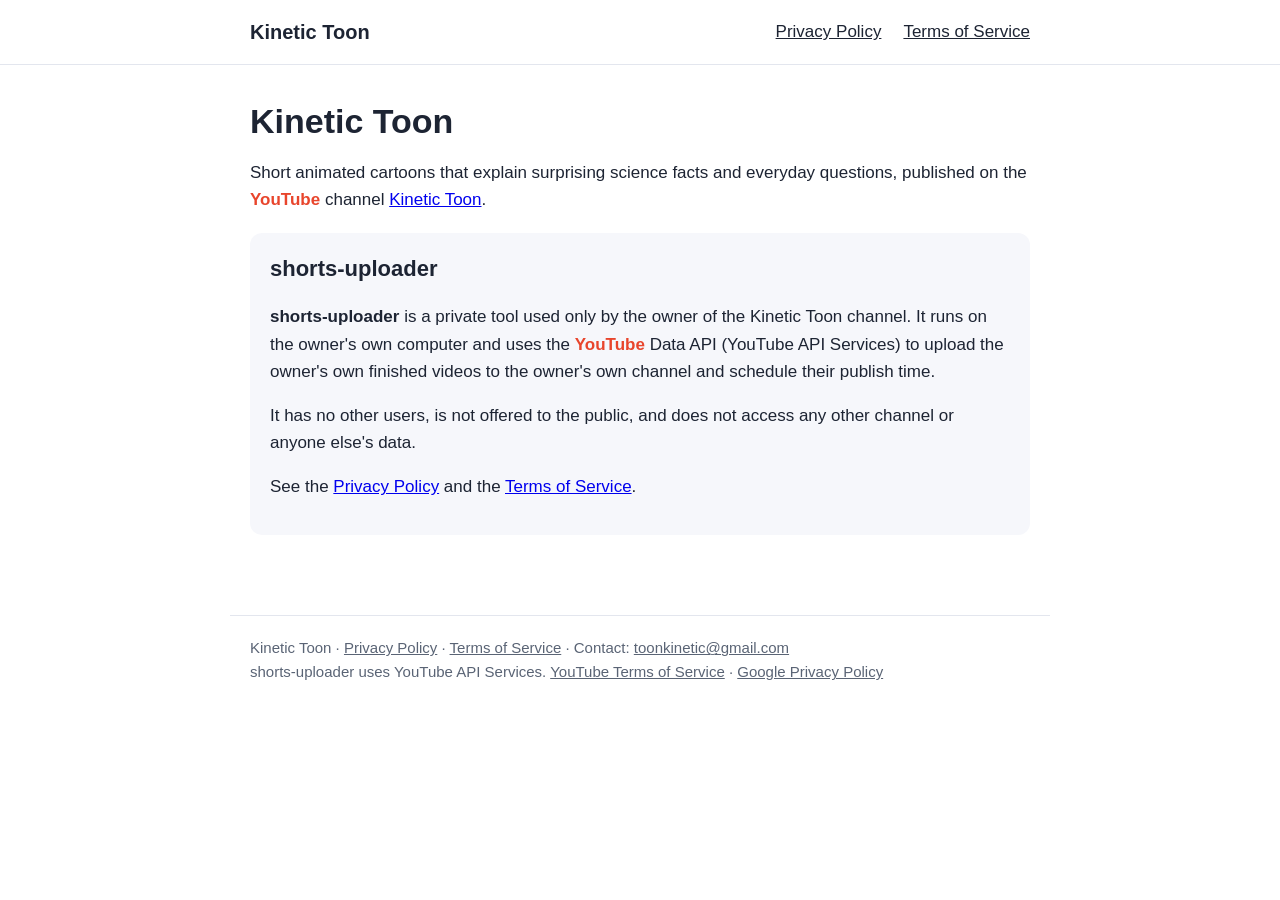
<file: index.html>
<!doctype html><html lang="en"><head><meta charset="utf-8"><meta name="viewport" content="width=device-width,initial-scale=1"><title>Kinetic Toon</title><link rel="stylesheet" href="style.css"></head><body><header><nav><a class="brand" href="index.html">Kinetic Toon</a><a href="privacy.html">Privacy Policy</a><a href="terms.html">Terms of Service</a></nav></header><main>
<h1>Kinetic Toon</h1>
<p>Short animated cartoons that explain surprising science facts and everyday questions, published on the <span class="yt">YouTube</span> channel <a href="https://www.youtube.com/@kinetictoonanimations">Kinetic Toon</a>.</p>
<div class="card"><h2 style="margin-top:0">shorts-uploader</h2>
<p><b>shorts-uploader</b> is a private tool used only by the owner of the Kinetic Toon channel. It runs on the owner's own computer and uses the <span class="yt">YouTube</span> Data API (YouTube API Services) to upload the owner's own finished videos to the owner's own channel and schedule their publish time.</p>
<p>It has no other users, is not offered to the public, and does not access any other channel or anyone else's data.</p>
<p>See the <a href="privacy.html">Privacy Policy</a> and the <a href="terms.html">Terms of Service</a>.</p></div>
</main><footer>Kinetic Toon &middot; <a href="privacy.html">Privacy Policy</a> &middot; <a href="terms.html">Terms of Service</a> &middot; Contact: <a href="mailto:toonkinetic@gmail.com">toonkinetic@gmail.com</a><br>shorts-uploader uses YouTube API Services. <a href="https://www.youtube.com/t/terms">YouTube Terms of Service</a> &middot; <a href="https://policies.google.com/privacy">Google Privacy Policy</a></footer></body></html>
</file>
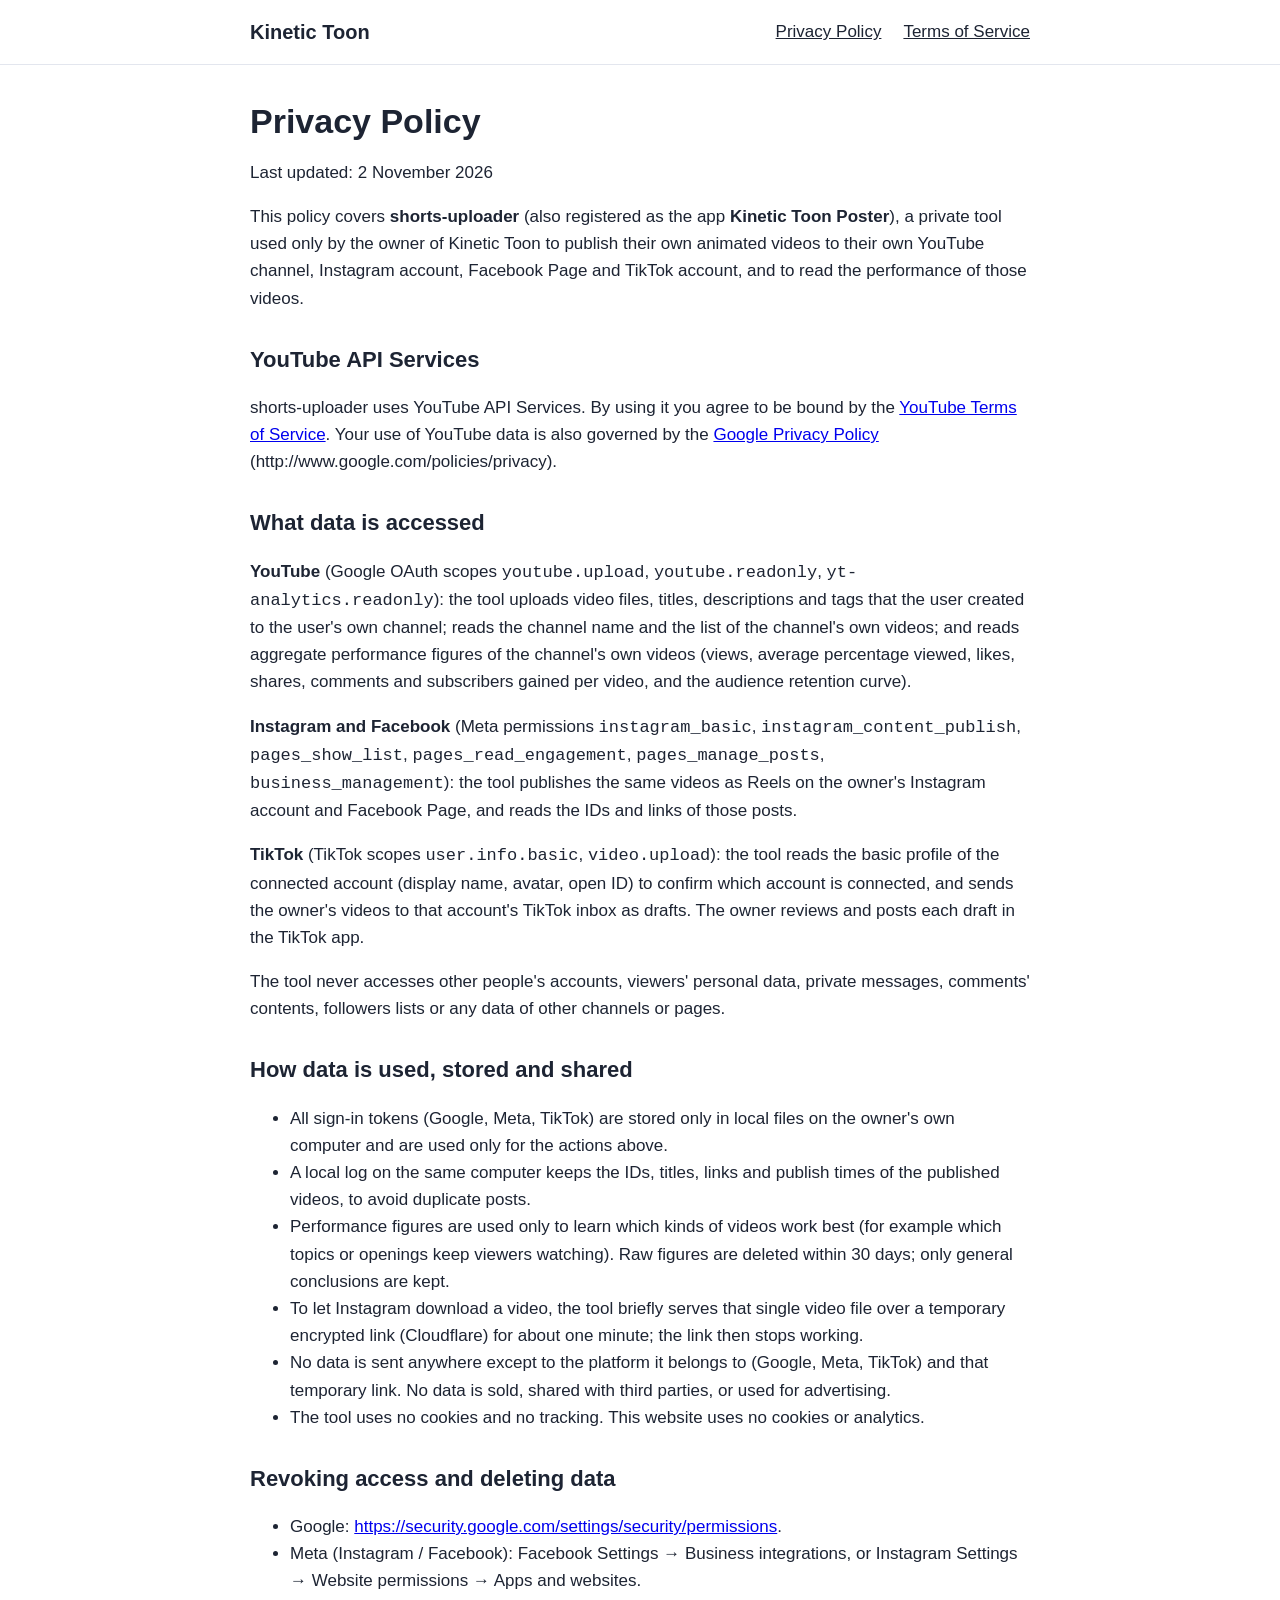
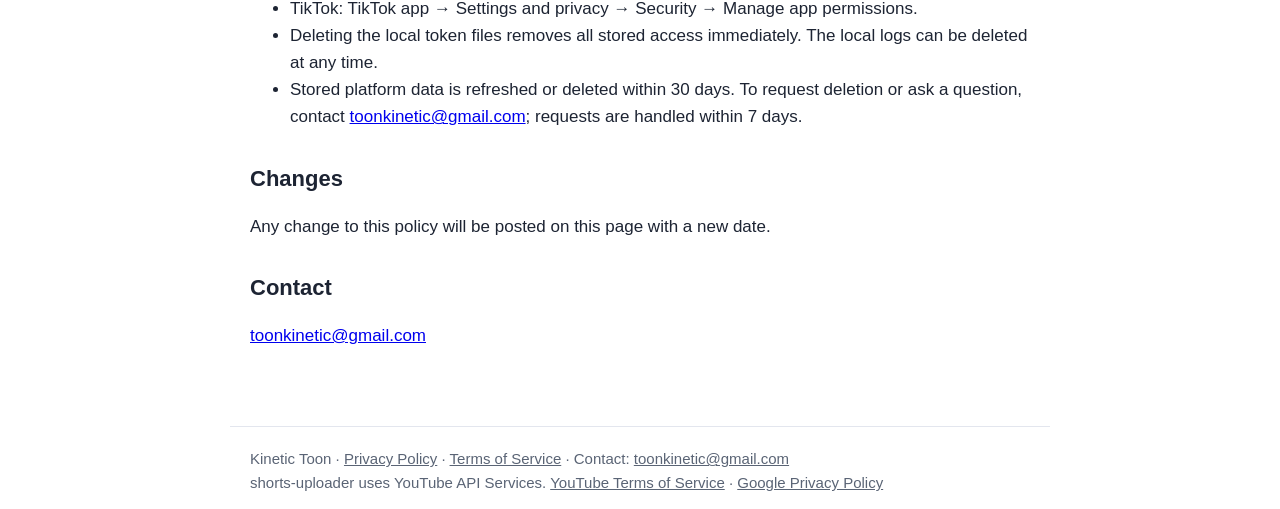
<file: privacy.html>
<!doctype html><html lang="en"><head><meta charset="utf-8"><meta name="viewport" content="width=device-width,initial-scale=1"><title>Privacy Policy - Kinetic Toon</title><link rel="stylesheet" href="style.css"></head><body><header><nav><a class="brand" href="index.html">Kinetic Toon</a><a href="privacy.html">Privacy Policy</a><a href="terms.html">Terms of Service</a></nav></header><main>
<h1>Privacy Policy</h1><p>Last updated: 2 November 2026</p>
<p>This policy covers <b>shorts-uploader</b> (also registered as the app <b>Kinetic Toon Poster</b>), a private tool used only by the owner of Kinetic Toon to publish their own animated videos to their own YouTube channel, Instagram account, Facebook Page and TikTok account, and to read the performance of those videos.</p>
<h2>YouTube API Services</h2>
<p>shorts-uploader uses YouTube API Services. By using it you agree to be bound by the <a href="https://www.youtube.com/t/terms">YouTube Terms of Service</a>. Your use of YouTube data is also governed by the <a href="https://policies.google.com/privacy">Google Privacy Policy</a> (http://www.google.com/policies/privacy).</p>
<h2>What data is accessed</h2>
<p><b>YouTube</b> (Google OAuth scopes <code>youtube.upload</code>, <code>youtube.readonly</code>, <code>yt-analytics.readonly</code>): the tool uploads video files, titles, descriptions and tags that the user created to the user's own channel; reads the channel name and the list of the channel's own videos; and reads aggregate performance figures of the channel's own videos (views, average percentage viewed, likes, shares, comments and subscribers gained per video, and the audience retention curve).</p>
<p><b>Instagram and Facebook</b> (Meta permissions <code>instagram_basic</code>, <code>instagram_content_publish</code>, <code>pages_show_list</code>, <code>pages_read_engagement</code>, <code>pages_manage_posts</code>, <code>business_management</code>): the tool publishes the same videos as Reels on the owner's Instagram account and Facebook Page, and reads the IDs and links of those posts.</p>
<p><b>TikTok</b> (TikTok scopes <code>user.info.basic</code>, <code>video.upload</code>): the tool reads the basic profile of the connected account (display name, avatar, open ID) to confirm which account is connected, and sends the owner's videos to that account's TikTok inbox as drafts. The owner reviews and posts each draft in the TikTok app.</p>
<p>The tool never accesses other people's accounts, viewers' personal data, private messages, comments' contents, followers lists or any data of other channels or pages.</p>
<h2>How data is used, stored and shared</h2>
<ul><li>All sign-in tokens (Google, Meta, TikTok) are stored only in local files on the owner's own computer and are used only for the actions above.</li>
<li>A local log on the same computer keeps the IDs, titles, links and publish times of the published videos, to avoid duplicate posts.</li>
<li>Performance figures are used only to learn which kinds of videos work best (for example which topics or openings keep viewers watching). Raw figures are deleted within 30 days; only general conclusions are kept.</li>
<li>To let Instagram download a video, the tool briefly serves that single video file over a temporary encrypted link (Cloudflare) for about one minute; the link then stops working.</li>
<li>No data is sent anywhere except to the platform it belongs to (Google, Meta, TikTok) and that temporary link. No data is sold, shared with third parties, or used for advertising.</li>
<li>The tool uses no cookies and no tracking. This website uses no cookies or analytics.</li></ul>
<h2>Revoking access and deleting data</h2>
<ul><li>Google: <a href="https://security.google.com/settings/security/permissions">https://security.google.com/settings/security/permissions</a>.</li>
<li>Meta (Instagram / Facebook): Facebook Settings &rarr; Business integrations, or Instagram Settings &rarr; Website permissions &rarr; Apps and websites.</li>
<li>TikTok: TikTok app &rarr; Settings and privacy &rarr; Security &rarr; Manage app permissions.</li>
<li>Deleting the local token files removes all stored access immediately. The local logs can be deleted at any time.</li>
<li>Stored platform data is refreshed or deleted within 30 days. To request deletion or ask a question, contact <a href="mailto:toonkinetic@gmail.com">toonkinetic@gmail.com</a>; requests are handled within 7 days.</li></ul>
<h2>Changes</h2><p>Any change to this policy will be posted on this page with a new date.</p>
<h2>Contact</h2><p><a href="mailto:toonkinetic@gmail.com">toonkinetic@gmail.com</a></p>
</main><footer>Kinetic Toon &middot; <a href="privacy.html">Privacy Policy</a> &middot; <a href="terms.html">Terms of Service</a> &middot; Contact: <a href="mailto:toonkinetic@gmail.com">toonkinetic@gmail.com</a><br>shorts-uploader uses YouTube API Services. <a href="https://www.youtube.com/t/terms">YouTube Terms of Service</a> &middot; <a href="https://policies.google.com/privacy">Google Privacy Policy</a></footer></body></html>
</file>
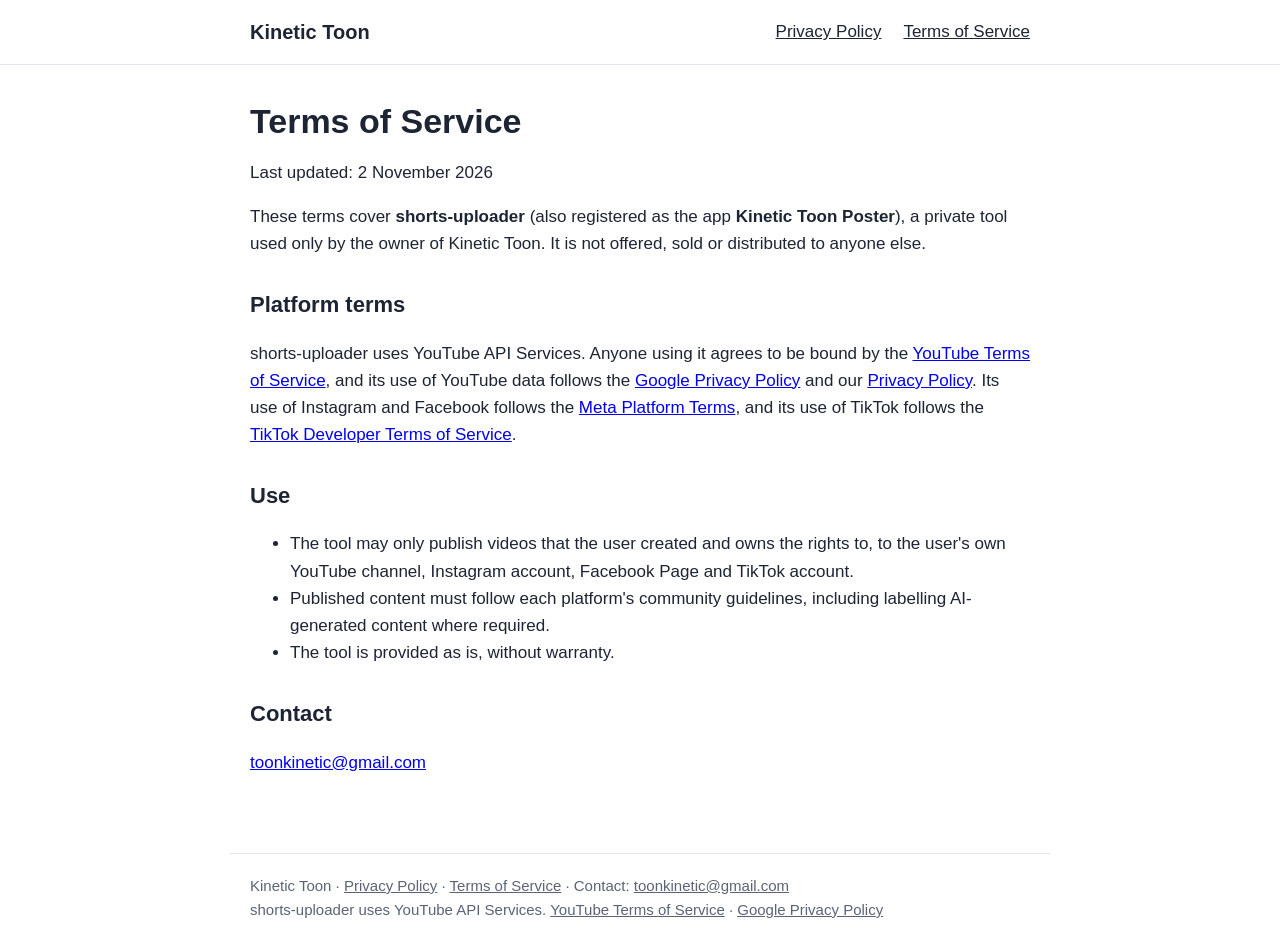
<file: terms.html>
<!doctype html><html lang="en"><head><meta charset="utf-8"><meta name="viewport" content="width=device-width,initial-scale=1"><title>Terms of Service - Kinetic Toon</title><link rel="stylesheet" href="style.css"></head><body><header><nav><a class="brand" href="index.html">Kinetic Toon</a><a href="privacy.html">Privacy Policy</a><a href="terms.html">Terms of Service</a></nav></header><main>
<h1>Terms of Service</h1><p>Last updated: 2 November 2026</p>
<p>These terms cover <b>shorts-uploader</b> (also registered as the app <b>Kinetic Toon Poster</b>), a private tool used only by the owner of Kinetic Toon. It is not offered, sold or distributed to anyone else.</p>
<h2>Platform terms</h2>
<p>shorts-uploader uses YouTube API Services. Anyone using it agrees to be bound by the <a href="https://www.youtube.com/t/terms">YouTube Terms of Service</a>, and its use of YouTube data follows the <a href="https://policies.google.com/privacy">Google Privacy Policy</a> and our <a href="privacy.html">Privacy Policy</a>. Its use of Instagram and Facebook follows the <a href="https://developers.facebook.com/terms">Meta Platform Terms</a>, and its use of TikTok follows the <a href="https://www.tiktok.com/legal/page/global/tik-tok-developer-terms-of-service/en">TikTok Developer Terms of Service</a>.</p>
<h2>Use</h2>
<ul><li>The tool may only publish videos that the user created and owns the rights to, to the user's own YouTube channel, Instagram account, Facebook Page and TikTok account.</li>
<li>Published content must follow each platform's community guidelines, including labelling AI-generated content where required.</li>
<li>The tool is provided as is, without warranty.</li></ul>
<h2>Contact</h2><p><a href="mailto:toonkinetic@gmail.com">toonkinetic@gmail.com</a></p>
</main><footer>Kinetic Toon &middot; <a href="privacy.html">Privacy Policy</a> &middot; <a href="terms.html">Terms of Service</a> &middot; Contact: <a href="mailto:toonkinetic@gmail.com">toonkinetic@gmail.com</a><br>shorts-uploader uses YouTube API Services. <a href="https://www.youtube.com/t/terms">YouTube Terms of Service</a> &middot; <a href="https://policies.google.com/privacy">Google Privacy Policy</a></footer></body></html>
</file>
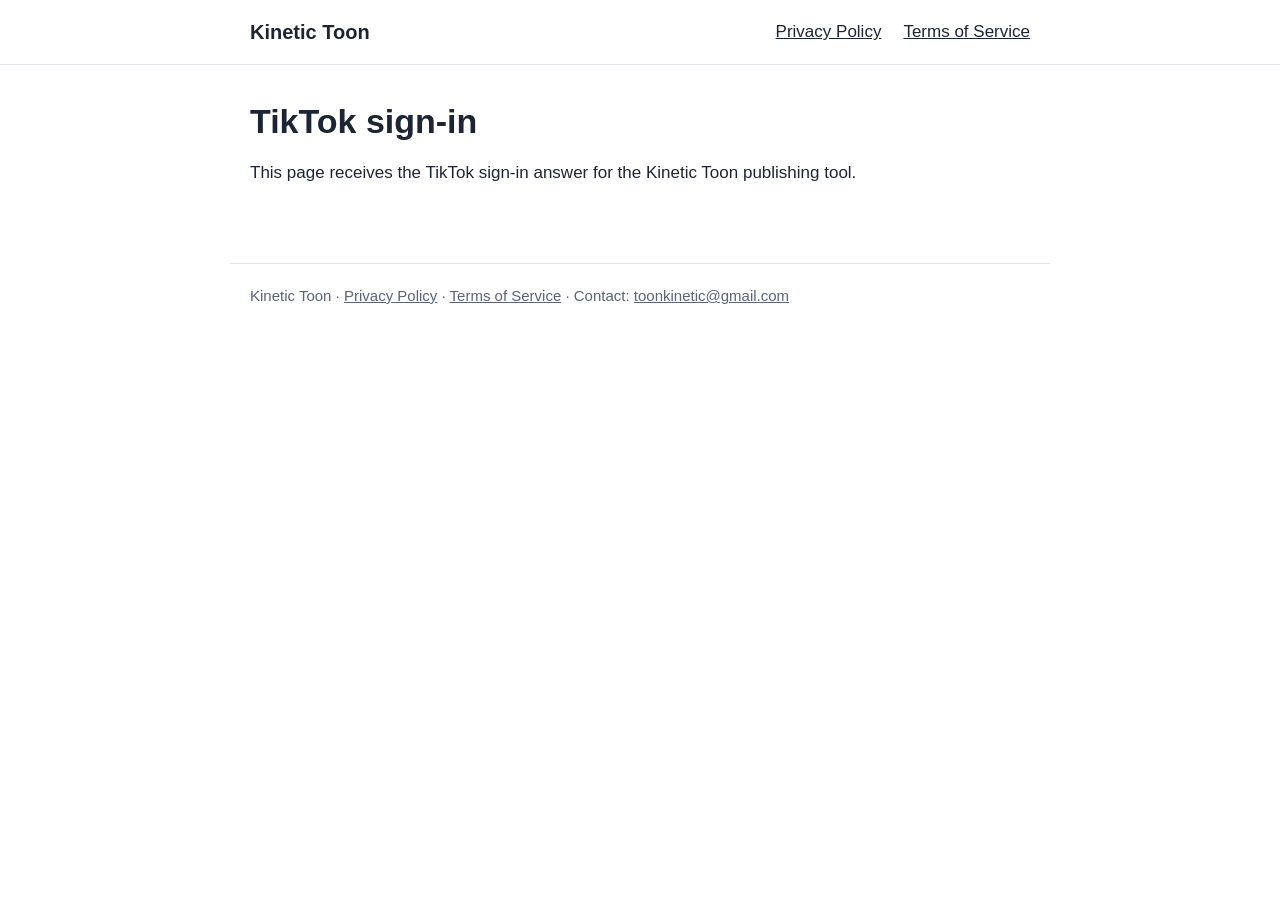
<file: tiktok-callback.html>
<!doctype html><html lang="en"><head><meta charset="utf-8"><meta name="viewport" content="width=device-width,initial-scale=1"><title>TikTok connected - Kinetic Toon</title><link rel="stylesheet" href="style.css"></head><body><header><nav><a class="brand" href="index.html">Kinetic Toon</a><a href="privacy.html">Privacy Policy</a><a href="terms.html">Terms of Service</a></nav></header><main>
<h1>TikTok sign-in</h1>
<p id="msg">Reading the answer from TikTok...</p>
<p><code id="code" style="word-break:break-all"></code></p>
<p id="how" hidden>Copy the code above and paste it into <code>tools\social\tiktok.json</code> (field <code>"code"</code>) on the Kinetic Toon computer. It works once and only for a few minutes.</p>
<script>
  const q = new URLSearchParams(location.search);
  const msg = document.getElementById('msg');
  if (q.get('code')) {
    msg.textContent = 'TikTok approved the connection. Your one-time code:';
    document.getElementById('code').textContent = q.get('code');
    document.getElementById('how').hidden = false;
  } else if (q.get('error')) {
    msg.textContent = 'TikTok returned an error: ' + q.get('error') + ' ' + (q.get('error_description') || '');
  } else {
    msg.textContent = 'This page receives the TikTok sign-in answer for the Kinetic Toon publishing tool.';
  }
</script>
</main><footer>Kinetic Toon &middot; <a href="privacy.html">Privacy Policy</a> &middot; <a href="terms.html">Terms of Service</a> &middot; Contact: <a href="mailto:toonkinetic@gmail.com">toonkinetic@gmail.com</a></footer></body></html>
</file>
<file: style.css>
:root{--ink:#1d2433;--muted:#5a6475;--accent:#e8452c;--bg:#fff;--card:#f6f7fb}
*{box-sizing:border-box}body{margin:0;background:var(--bg);color:var(--ink);font:17px/1.6 Segoe UI,Arial,sans-serif}
header{border-bottom:1px solid #e3e6ee}nav,main,footer{max-width:820px;margin:0 auto;padding:0 20px}
nav{display:flex;gap:22px;align-items:center;height:64px}nav .brand{font-weight:800;font-size:20px;margin-right:auto;color:var(--ink);text-decoration:none}
nav a{color:var(--ink)}main{padding:36px 20px 20px}h1{font-size:34px;line-height:1.2;margin:0 0 12px}h2{font-size:22px;margin:30px 0 8px}
.card{background:var(--card);border-radius:12px;padding:18px 20px;margin:20px 0}.yt{color:var(--accent);font-weight:700}
footer{border-top:1px solid #e3e6ee;margin-top:40px;padding:20px;color:var(--muted);font-size:15px}footer a{color:var(--muted)}
</file>
